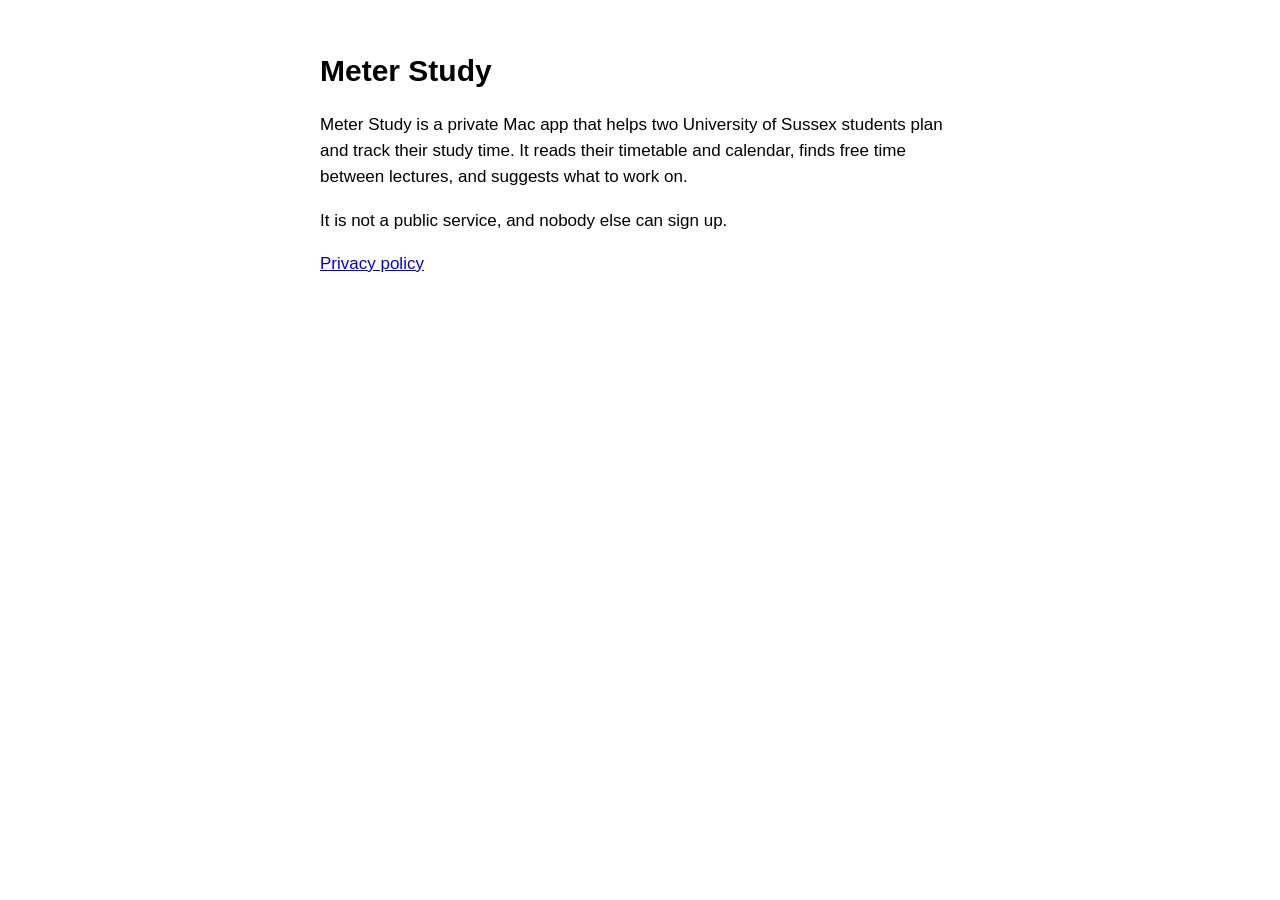
<file: index.html>
<!doctype html>
<html lang="en-GB">
<head>
<meta charset="utf-8">
<meta name="viewport" content="width=device-width, initial-scale=1">
<title>Meter Study</title>
<link rel="stylesheet" href="style.css">
</head>
<body>
<h1>Meter Study</h1>
<p>Meter Study is a private Mac app that helps two University of Sussex students plan and track their study time. It reads their timetable and calendar, finds free time between lectures, and suggests what to work on.</p>
<p>It is not a public service, and nobody else can sign up.</p>
<p><a href="privacy.html">Privacy policy</a></p>
</body>
</html>
</file>
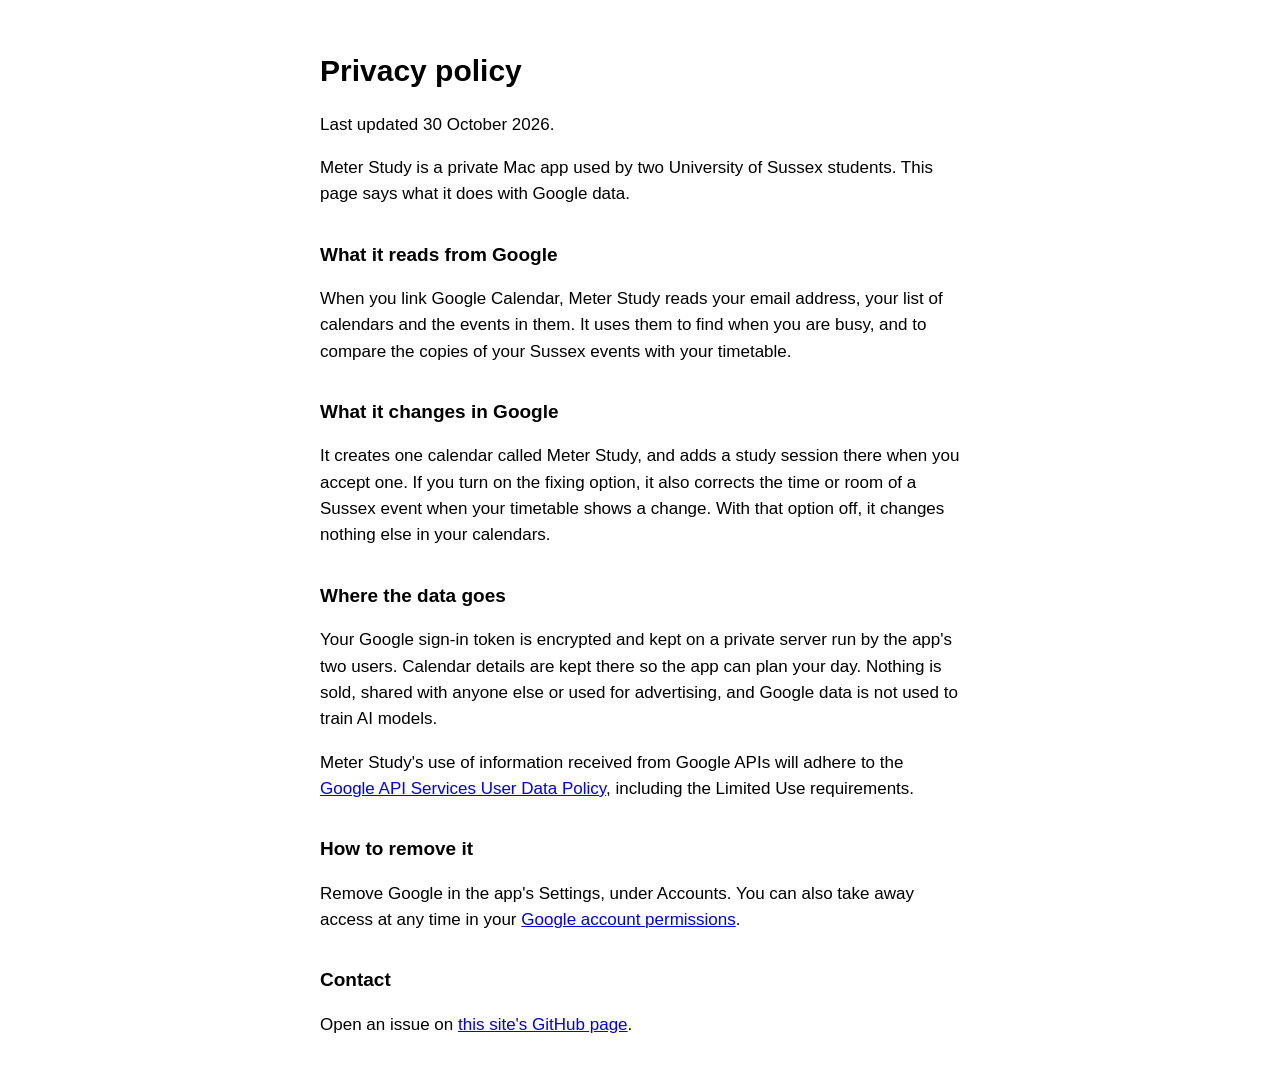
<file: privacy.html>
<!doctype html>
<html lang="en-GB">
<head>
<meta charset="utf-8">
<meta name="viewport" content="width=device-width, initial-scale=1">
<title>Meter Study privacy policy</title>
<link rel="stylesheet" href="style.css">
</head>
<body>
<h1>Privacy policy</h1>
<p>Last updated 30 October 2026.</p>
<p>Meter Study is a private Mac app used by two University of Sussex students. This page says what it does with Google data.</p>
<h2>What it reads from Google</h2>
<p>When you link Google Calendar, Meter Study reads your email address, your list of calendars and the events in them. It uses them to find when you are busy, and to compare the copies of your Sussex events with your timetable.</p>
<h2>What it changes in Google</h2>
<p>It creates one calendar called Meter Study, and adds a study session there when you accept one. If you turn on the fixing option, it also corrects the time or room of a Sussex event when your timetable shows a change. With that option off, it changes nothing else in your calendars.</p>
<h2>Where the data goes</h2>
<p>Your Google sign-in token is encrypted and kept on a private server run by the app's two users. Calendar details are kept there so the app can plan your day. Nothing is sold, shared with anyone else or used for advertising, and Google data is not used to train AI models.</p>
<p>Meter Study's use of information received from Google APIs will adhere to the <a href="https://developers.google.com/terms/api-services-user-data-policy">Google API Services User Data Policy</a>, including the Limited Use requirements.</p>
<h2>How to remove it</h2>
<p>Remove Google in the app's Settings, under Accounts. You can also take away access at any time in your <a href="https://myaccount.google.com/permissions">Google account permissions</a>.</p>
<h2>Contact</h2>
<p>Open an issue on <a href="https://github.com/LBSiUK/meter-study/issues">this site's GitHub page</a>.</p>
</body>
</html>
</file>
<file: style.css>
:root { color-scheme: light dark; }
body { font: 17px/1.55 -apple-system, BlinkMacSystemFont, "Segoe UI", sans-serif; max-width: 640px; margin: 48px auto; padding: 0 20px; }
h1 { font-size: 30px; margin-bottom: 8px; }
h2 { font-size: 19px; margin-top: 32px; margin-bottom: 4px; }
footer { margin-top: 48px; font-size: 14px; opacity: 0.7; }
</file>
